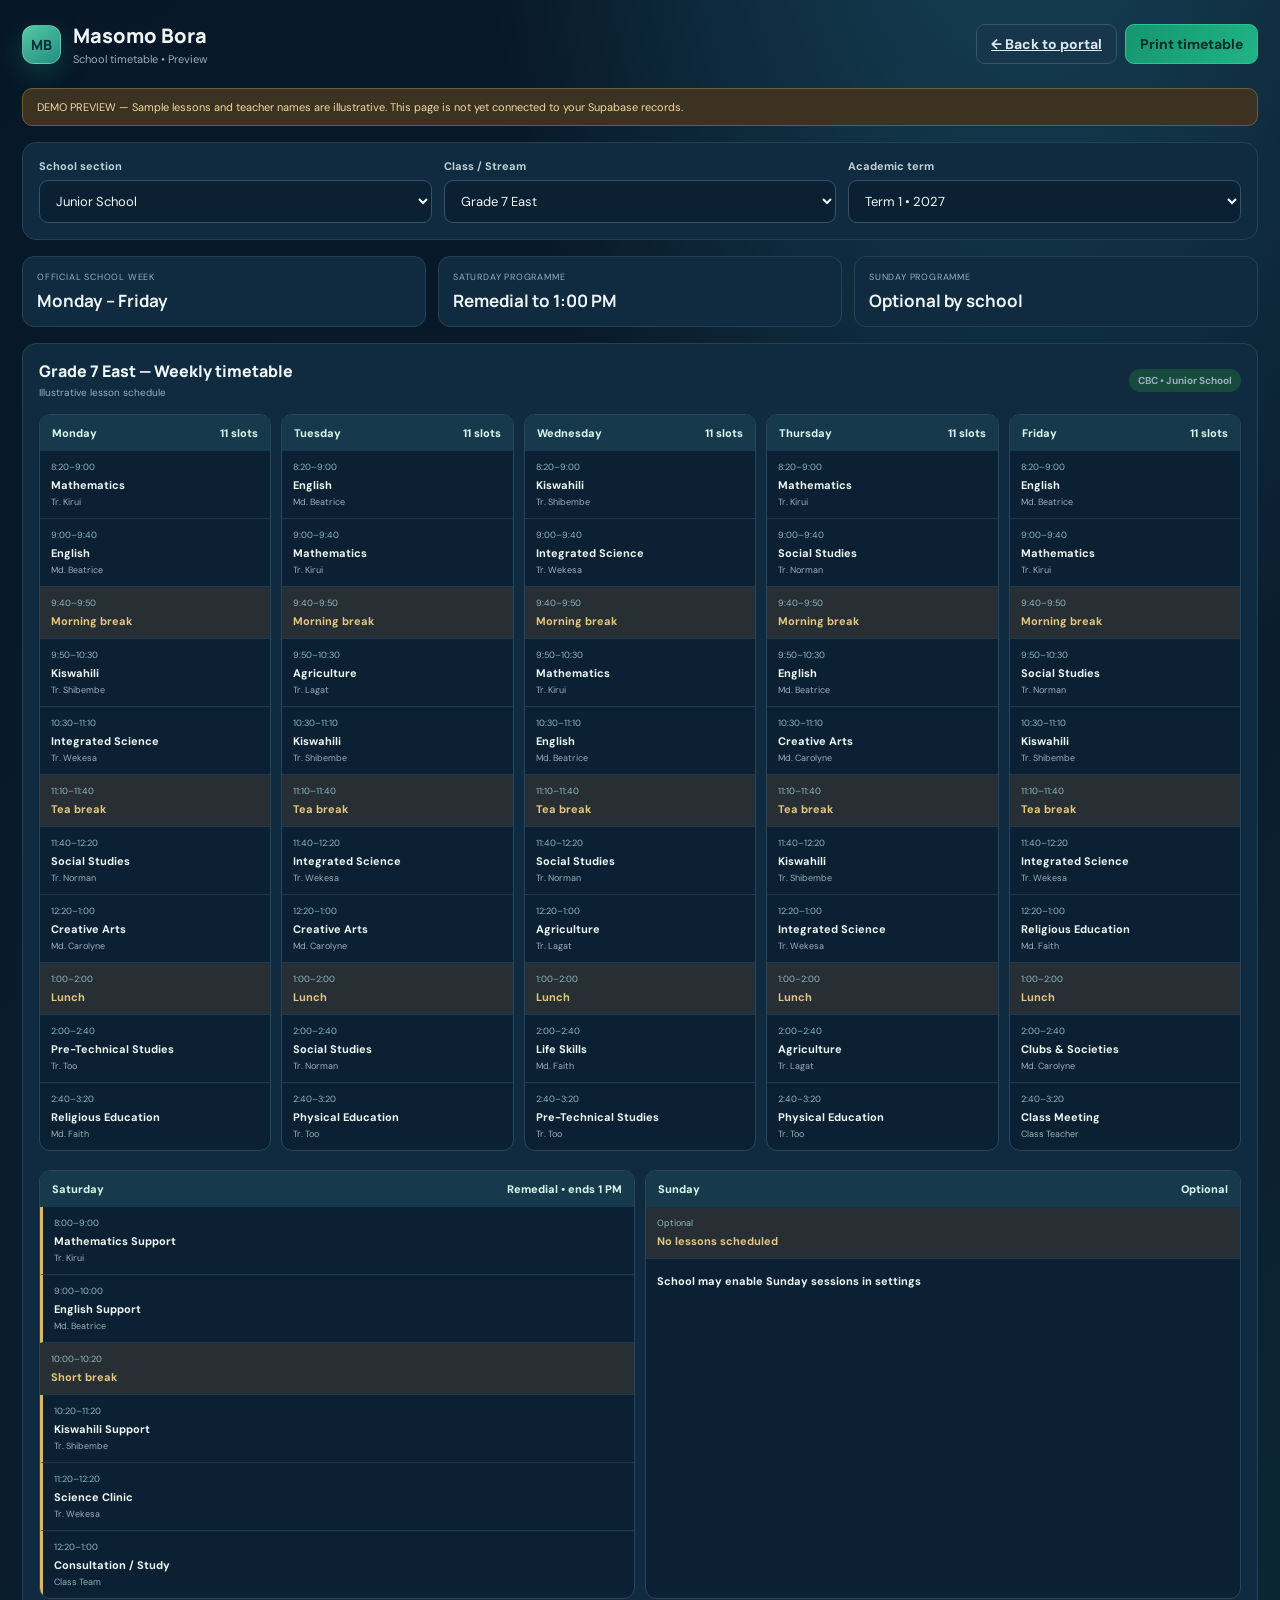
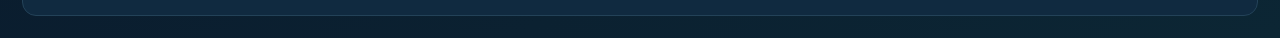
<file: timetable-preview.html>
<!doctype html>
<html lang="en">
<head>
<meta charset="utf-8">
<meta name="viewport" content="width=device-width,initial-scale=1">
<title>Timetable Preview | Masomo Bora</title>
<meta name="theme-color" content="#081a2d">
<link rel="stylesheet" href="./style.css">
<style>
.preview-wrap{max-width:1400px;margin:auto;padding:22px}
.preview-top{display:flex;align-items:center;justify-content:space-between;gap:14px;margin-bottom:22px}
.preview-brand{display:flex;align-items:center;gap:12px}
.preview-brand h1{font:800 20px Manrope,sans-serif;margin:0}
.preview-brand p{margin:3px 0 0;color:var(--muted);font-size:11px}
.preview-actions{display:flex;gap:8px;flex-wrap:wrap}
.demo-note{padding:11px 14px;border:1px solid #705c32;background:#3b3222;color:#f0d99d;border-radius:10px;font-size:11px;margin-bottom:16px}
.filters{display:grid;grid-template-columns:repeat(3,minmax(0,1fr));gap:12px;padding:16px;background:#102a40;border:1px solid var(--line);border-radius:14px;margin-bottom:16px}
.summary{display:grid;grid-template-columns:repeat(3,minmax(0,1fr));gap:12px;margin-bottom:16px}
.summary>div{padding:14px;border:1px solid var(--line);background:#102a40;border-radius:12px}
.summary small{display:block;color:var(--muted);font-size:9px;text-transform:uppercase;letter-spacing:.8px}
.summary b{display:block;margin-top:6px;font:700 17px Manrope,sans-serif}
.timetable-panel{padding:16px;background:#102a40;border:1px solid var(--line);border-radius:14px}
.timetable-head{display:flex;justify-content:space-between;align-items:center;gap:10px;margin-bottom:14px}
.timetable-head h2{font:800 16px Manrope,sans-serif;margin:0}
.timetable-head span{color:var(--muted);font-size:10px}
.week-grid{display:grid;grid-template-columns:repeat(5,minmax(150px,1fr));gap:10px;overflow-x:auto;padding-bottom:5px}
.day-card{background:#0b2032;border:1px solid #28475c;border-radius:11px;overflow:hidden;min-width:150px}
.day-title{padding:11px 12px;background:#163a4c;color:#d9f4e8;font-weight:800;font-size:11px;display:flex;justify-content:space-between}
.lesson{padding:10px 11px;border-bottom:1px solid #1d3b50}
.lesson:last-child{border-bottom:0}
.lesson time{display:block;color:#8db8c4;font-size:9px;margin-bottom:5px}
.lesson b{display:block;font-size:11px;color:#edf7f4}
.lesson small{display:block;color:#9aafbd;font-size:9px;margin-top:4px}
.lesson.break{background:#282f34}
.lesson.break b{color:#e4c77f}
.lesson.remedial{border-left:3px solid #d9b76b}
.weekend{margin-top:14px;display:grid;grid-template-columns:1fr 1fr;gap:10px}
.weekend .day-card{min-width:0}
.optional{color:#e4c77f;font-size:9px}
@media(max-width:700px){.preview-wrap{padding:14px}.preview-top{align-items:flex-start;flex-direction:column}.filters{grid-template-columns:1fr}.summary{grid-template-columns:1fr 1fr}.week-grid{grid-template-columns:repeat(5,180px)}.weekend{grid-template-columns:1fr}.timetable-head{align-items:flex-start;flex-direction:column}}
@media print{body{background:#fff;color:#111}.preview-wrap{max-width:none;padding:0}.sidebar,.preview-actions,.filters,.demo-note{display:none!important}.timetable-panel,.day-card,.summary>div{background:#fff;color:#111;border:1px solid #bbb;box-shadow:none}.day-title{background:#e8efed;color:#111}.lesson b,.timetable-head h2,.summary b{color:#111}.lesson small,.lesson time,.summary small{color:#444}.week-grid{overflow:visible;grid-template-columns:repeat(5,1fr)}.weekend{break-inside:avoid}.lesson.break{background:#f2f2f2}}
</style>
</head>
<body>
<div class="preview-wrap">
  <header class="preview-top">
    <div class="preview-brand"><div class="brand-mark small">MB</div><div><h1>Masomo Bora</h1><p>School timetable • Preview</p></div></div>
    <div class="preview-actions"><a class="btn" href="./index.html">← Back to portal</a><button class="btn primary" onclick="window.print()">Print timetable</button></div>
  </header>
  <div class="demo-note">DEMO PREVIEW — Sample lessons and teacher names are illustrative. This page is not yet connected to your Supabase records.</div>
  <section class="filters">
    <label>School section<select id="section"><option>Primary School</option><option selected>Junior School</option><option>Senior School</option></select></label>
    <label>Class / Stream<select id="class"><option>Grade 7 East</option><option>Grade 7 West</option><option>Grade 8</option><option>Grade 9</option><option>Grade 10</option></select></label>
    <label>Academic term<select id="term"><option>Term 1 • 2027</option><option>Term 2 • 2027</option><option>Term 3 • 2027</option></select></label>
  </section>
  <section class="summary">
    <div><small>Official school week</small><b>Monday – Friday</b></div>
    <div><small>Saturday programme</small><b>Remedial to 1:00 PM</b></div>
    <div><small>Sunday programme</small><b>Optional by school</b></div>
  </section>
  <section class="timetable-panel">
    <div class="timetable-head"><div><h2 id="heading">Grade 7 East — Weekly timetable</h2><span>Illustrative lesson schedule</span></div><span class="badge">CBC • Junior School</span></div>
    <div class="week-grid" id="weekGrid"></div>
    <div class="weekend" id="weekendGrid"></div>
  </section>
</div>
<script>
const base={
Monday:[['8:20–9:00','Mathematics','Tr. Kirui',''],['9:00–9:40','English','Md. Beatrice',''],['9:40–9:50','Morning break','','break'],['9:50–10:30','Kiswahili','Tr. Shibembe',''],['10:30–11:10','Integrated Science','Tr. Wekesa',''],['11:10–11:40','Tea break','','break'],['11:40–12:20','Social Studies','Tr. Norman',''],['12:20–1:00','Creative Arts','Md. Carolyne',''],['1:00–2:00','Lunch','','break'],['2:00–2:40','Pre-Technical Studies','Tr. Too',''],['2:40–3:20','Religious Education','Md. Faith','']],
Tuesday:[['8:20–9:00','English','Md. Beatrice',''],['9:00–9:40','Mathematics','Tr. Kirui',''],['9:40–9:50','Morning break','','break'],['9:50–10:30','Agriculture','Tr. Lagat',''],['10:30–11:10','Kiswahili','Tr. Shibembe',''],['11:10–11:40','Tea break','','break'],['11:40–12:20','Integrated Science','Tr. Wekesa',''],['12:20–1:00','Creative Arts','Md. Carolyne',''],['1:00–2:00','Lunch','','break'],['2:00–2:40','Social Studies','Tr. Norman',''],['2:40–3:20','Physical Education','Tr. Too','']],
Wednesday:[['8:20–9:00','Kiswahili','Tr. Shibembe',''],['9:00–9:40','Integrated Science','Tr. Wekesa',''],['9:40–9:50','Morning break','','break'],['9:50–10:30','Mathematics','Tr. Kirui',''],['10:30–11:10','English','Md. Beatrice',''],['11:10–11:40','Tea break','','break'],['11:40–12:20','Social Studies','Tr. Norman',''],['12:20–1:00','Agriculture','Tr. Lagat',''],['1:00–2:00','Lunch','','break'],['2:00–2:40','Life Skills','Md. Faith',''],['2:40–3:20','Pre-Technical Studies','Tr. Too','']],
Thursday:[['8:20–9:00','Mathematics','Tr. Kirui',''],['9:00–9:40','Social Studies','Tr. Norman',''],['9:40–9:50','Morning break','','break'],['9:50–10:30','English','Md. Beatrice',''],['10:30–11:10','Creative Arts','Md. Carolyne',''],['11:10–11:40','Tea break','','break'],['11:40–12:20','Kiswahili','Tr. Shibembe',''],['12:20–1:00','Integrated Science','Tr. Wekesa',''],['1:00–2:00','Lunch','','break'],['2:00–2:40','Agriculture','Tr. Lagat',''],['2:40–3:20','Physical Education','Tr. Too','']],
Friday:[['8:20–9:00','English','Md. Beatrice',''],['9:00–9:40','Mathematics','Tr. Kirui',''],['9:40–9:50','Morning break','','break'],['9:50–10:30','Social Studies','Tr. Norman',''],['10:30–11:10','Kiswahili','Tr. Shibembe',''],['11:10–11:40','Tea break','','break'],['11:40–12:20','Integrated Science','Tr. Wekesa',''],['12:20–1:00','Religious Education','Md. Faith',''],['1:00–2:00','Lunch','','break'],['2:00–2:40','Clubs & Societies','Md. Carolyne',''],['2:40–3:20','Class Meeting','Class Teacher','']]
};
const weekend={
Saturday:[['8:00–9:00','Mathematics Support','Tr. Kirui','remedial'],['9:00–10:00','English Support','Md. Beatrice','remedial'],['10:00–10:20','Short break','','break'],['10:20–11:20','Kiswahili Support','Tr. Shibembe','remedial'],['11:20–12:20','Science Clinic','Tr. Wekesa','remedial'],['12:20–1:00','Consultation / Study','Class Team','remedial']],
Sunday:[['Optional','No lessons scheduled','','break'],['','School may enable Sunday sessions in settings','','']]
};
function render(){const cls=document.getElementById('class').value;document.getElementById('heading').textContent=cls+' — Weekly timetable';document.getElementById('weekGrid').innerHTML=Object.entries(base).map(([day,items])=>'<div class="day-card"><div class="day-title">'+day+' <span>'+items.length+' slots</span></div>'+items.map(([time,subject,teacher,type])=>'<div class="lesson '+type+'"><time>'+time+'</time><b>'+subject+'</b>'+(teacher?'<small>'+teacher+'</small>':'')+'</div>').join('')+'</div>').join('');document.getElementById('weekendGrid').innerHTML=Object.entries(weekend).map(([day,items])=>'<div class="day-card"><div class="day-title">'+day+' <span>'+(day==='Saturday'?'Remedial • ends 1 PM':'Optional')+'</span></div>'+items.map(([time,subject,teacher,type])=>'<div class="lesson '+type+'"><time>'+time+'</time><b>'+subject+'</b>'+(teacher?'<small>'+teacher+'</small>':'')+'</div>').join('')+'</div>').join('');}
document.getElementById('class').addEventListener('change',render);document.getElementById('section').addEventListener('change',e=>{const c=document.getElementById('class');c.innerHTML=e.target.value==='Primary School'?'<option>Grade 4</option><option>Grade 5</option><option>Grade 6</option>':e.target.value==='Senior School'?'<option>Grade 10</option><option>Grade 11</option><option>Grade 12</option>':'<option>Grade 7 East</option><option>Grade 7 West</option><option>Grade 8</option><option>Grade 9</option>';render();});render();
</script>
</body>
</html>
</file>
<file: style.css>
@import url('https://fonts.googleapis.com/css2?family=DM+Sans:wght@400;500;600;700;800&family=Manrope:wght@500;600;700;800&display=swap');
:root{color-scheme:dark;--navy:#071727;--navy2:#0b2035;--panel:#102940;--panel2:#132f47;--green:#18a879;--green2:#28c391;--gold:#d9b76b;--ink:#edf5f5;--muted:#9aafbd;--line:#234258;--blue:#2b8bba;--cyan:#42b8c6;--danger:#ef7777;--shadow:0 14px 34px #020b1470}
*{box-sizing:border-box}
html{min-height:100%;background:var(--navy)}
body{margin:0;background:radial-gradient(ellipse at 80% -15%,#17465a 0,transparent 38%),linear-gradient(145deg,#071727,#0a1c2e 58%,#0c2634);color:var(--ink);font-family:'DM Sans',Arial,sans-serif;font-size:14px;min-height:100vh}
.hidden{display:none!important}
button,input,select,textarea{font:inherit}
button{cursor:pointer}
.shell{min-height:100vh;display:flex}
.sidebar{width:258px;background:linear-gradient(180deg,#0c2236,#091a2b);border-right:1px solid #1e3a50;padding:22px 14px 16px;display:flex;flex-direction:column;position:fixed;inset:0 auto 0 0;overflow:auto;z-index:5;box-shadow:12px 0 35px #020b1433}
.brand{display:flex;align-items:center;gap:11px;padding:0 8px 23px;color:#f3f8f7;font-family:Manrope,sans-serif;font-size:17px}
.brand small{display:block;color:#91a9b8;font:500 11px 'DM Sans';margin-top:3px;letter-spacing:.3px}
.brand-mark{width:54px;height:54px;border-radius:17px;background:linear-gradient(145deg,var(--green2),#087b70 58%,#d2ae65);display:grid;place-items:center;color:#062335;font:800 20px Manrope,sans-serif;box-shadow:0 9px 25px #13a77b42;border:1px solid #b8e4cb55}
.brand-mark.small{width:39px;height:39px;border-radius:12px;font-size:14px}
.school-pill{background:#143b43;color:#c8f3e1;border:1px solid #236052;border-radius:11px;padding:12px;font-weight:700;font-size:11px;margin:0 4px 17px;display:flex;gap:9px;align-items:center}
.school-pill span{line-height:1.4}
nav{display:grid;gap:5px}
.nav{width:100%;border:1px solid transparent;background:transparent;text-align:left;padding:11px 12px;border-radius:10px;color:#a9bdc9;display:flex;gap:12px;align-items:center;font:600 12px 'DM Sans';transition:background .18s,border-color .18s,color .18s}
.nav-ico{width:22px;min-width:22px;text-align:center;color:#80a5b5;font-size:17px}
.nav:hover{background:#142f43;color:#fff}
.nav.active{background:linear-gradient(100deg,#174c4a,#16384b);border-color:#28675c;color:#eafff5;box-shadow:inset 3px 0 var(--green2)}
.nav.active .nav-ico{color:#65e0b2}
.logout{margin-top:auto;border:1px solid #573c43;background:#2b202b;color:#f2b7ad;padding:12px;border-radius:10px;font-weight:700;text-align:left}
.logout:hover{background:#402a32}
.main{margin-left:258px;width:calc(100% - 258px);min-height:100vh;display:flex;flex-direction:column}
.topbar{background:#0d2235eF;border-bottom:1px solid var(--line);padding:20px 30px;display:flex;justify-content:space-between;align-items:center;gap:14px;position:sticky;top:0;z-index:3;backdrop-filter:blur(16px)}
.eyebrow{font-size:9px;letter-spacing:2px;color:var(--gold);font-weight:800}
.topbar h2{font:800 22px Manrope,sans-serif;margin:6px 0 0;color:#f3f8f7}
.profile{display:flex;align-items:center;gap:9px;font-weight:700;color:#e7f0f2}
.profile small{background:#164b3f;color:#91f0c5;padding:5px 9px;border-radius:20px;font-size:9px;letter-spacing:.7px}
.avatar{width:36px;height:36px;border-radius:12px;background:linear-gradient(145deg,#d9b76b,#9e7b3c);color:#13283a;display:grid;place-items:center;font-weight:800}
.content{padding:27px 30px;flex:1;max-width:1600px;width:100%;margin:auto}
.section-head{display:flex;justify-content:space-between;align-items:center;gap:14px;margin:4px 0 18px}
.section-head h3{margin:0;font:800 17px Manrope,sans-serif;color:#f2f7f5}
.section-head p{color:var(--muted);margin:5px 0 0;font-size:12px}
.stats{display:grid;grid-template-columns:repeat(4,1fr);gap:15px;margin-bottom:26px}
.stat{border:1px solid #ffffff16;border-radius:15px;padding:19px;color:#f4fbfa;box-shadow:var(--shadow);position:relative;overflow:hidden;min-height:116px}
.stat:after{content:'';position:absolute;width:100px;height:100px;border:1px solid #ffffff20;border-radius:50%;right:-30px;top:-35px;box-shadow:0 0 0 14px #ffffff08,0 0 0 29px #ffffff05}
.stat span{font-size:10px;letter-spacing:1px;opacity:.9;font-weight:800}
.stat strong{display:block;font:800 29px Manrope,sans-serif;margin-top:12px}
.blue{background:linear-gradient(135deg,#174b70,#176b87)}
.green{background:linear-gradient(135deg,#126449,#16866b)}
.cyan{background:linear-gradient(135deg,#15566a,#17899a)}
.gold{background:linear-gradient(135deg,#735c32,#a18042)}
.panel-grid{display:grid;grid-template-columns:repeat(2,minmax(0,1fr));gap:17px}
.panel,.tile,.table-wrap{background:linear-gradient(145deg,#102a40,#0e2539);border:1px solid var(--line);border-radius:14px;box-shadow:0 8px 25px #020b1433}
.panel{padding:20px}
.panel h3{margin:0 0 15px;font:700 14px Manrope,sans-serif;color:#edf7f4}
.panel p{color:#c5d4dc;line-height:1.55}
.quick-grid{display:grid;grid-template-columns:repeat(4,minmax(0,1fr));gap:13px}
.tile{padding:18px;text-align:left;border-top:2px solid var(--green);color:var(--ink);transition:transform .18s,border-color .18s,background .18s;min-height:125px}
.tile:hover{transform:translateY(-3px);border-color:var(--gold);background:linear-gradient(145deg,#17384d,#112b40)}
.tile .ico{font-size:24px;color:var(--gold)}
.tile b{display:block;margin:10px 0 5px;font:700 12px Manrope,sans-serif}
.tile small{color:var(--muted);font-size:10px;line-height:1.4}
.btn{border:1px solid #34556b;border-radius:9px;padding:10px 14px;font-weight:700;cursor:pointer;background:#17354b;color:#dce9ed}
.btn:hover{filter:brightness(1.14)}
.btn.primary{background:linear-gradient(120deg,#15966f,#20b486);border-color:#2cc495;color:#032b25}
.btn.green{background:#176b51;border-color:#2a9672;color:#eafff4}
.btn.danger{background:#42272e;border-color:#75414b;color:#ffc1b7}
.btn.gold{background:#4b402c;border-color:#907344;color:#f4d99a}
.btn.small{padding:7px 10px;font-size:11px}
.toolbar{display:flex;gap:9px;flex-wrap:wrap}
.table-wrap{overflow:auto}
table{width:100%;border-collapse:collapse;min-width:650px}
th,td{text-align:left;padding:13px 15px;border-bottom:1px solid #203d52;font-size:12px;color:#d4e0e5}
th{background:#173449;color:#b4c9d2;font-size:9px;text-transform:uppercase;letter-spacing:.8px}
tr:last-child td{border-bottom:0}
tbody tr:hover{background:#17334866}
.empty{text-align:center;color:#91a9b8;padding:32px}
.form-grid{display:grid;grid-template-columns:repeat(2,minmax(0,1fr));gap:13px}
label{display:grid;gap:7px;font-size:11px;font-weight:700;color:#bfd0d8}
input,select,textarea{width:100%;border:1px solid #345268;border-radius:9px;padding:11px 12px;font:13px 'DM Sans';color:#eff7f7;background:#0b2032;outline:none}
input::placeholder,textarea::placeholder{color:#718c9c}
input:focus,select:focus,textarea:focus{border-color:var(--green2);box-shadow:0 0 0 3px #18a87920}
.form-card{padding:20px;background:linear-gradient(145deg,#112c42,#0d2337);border:1px solid var(--line);border-radius:14px;margin-bottom:18px;box-shadow:var(--shadow)}
.form-card h3{margin:0 0 16px;font:700 14px Manrope,sans-serif;color:#f0f7f5}
.form-actions{display:flex;gap:9px;margin-top:15px}
.muted{color:var(--muted)}
.badge{display:inline-block;border-radius:30px;padding:5px 9px;background:#164b3d;color:#9aefc8;font-size:10px;font-weight:700}
.badge.warn{background:#51432b;color:#f1d28d}
.badge.red{background:#4a2a32;color:#ffb9b0}
.login-wrap{min-height:100vh;display:grid;place-items:center;background:radial-gradient(circle at 18% 12%,#17644f88,transparent 32%),radial-gradient(circle at 90% 85%,#9a793c35,transparent 30%),linear-gradient(135deg,#061523,#0b2639 60%,#0b3a3a);padding:22px}
.login-card{background:linear-gradient(150deg,#112d42f5,#0c2235f5);border:1px solid #42607588;border-radius:23px;padding:35px;width:min(430px,100%);box-shadow:0 28px 90px #0008;position:relative;overflow:hidden}
.login-card:before{content:'';position:absolute;left:0;top:0;height:3px;width:100%;background:linear-gradient(90deg,var(--green2),var(--gold),var(--green2))}
.login-card .brand-mark{margin:0 auto 17px;width:60px;height:60px;font-size:21px}
.login-kicker{text-align:center;color:var(--gold);font-size:9px;font-weight:800;letter-spacing:2px}
.login-card h1{text-align:center;color:#f3f8f6;font:800 27px Manrope,sans-serif;margin:9px 0 5px}
.login-card>.muted{text-align:center;font-size:12px;margin:0 0 25px;color:#a9bdc9}
.login-card form{display:grid;gap:15px}
.login-card .wide{width:100%;padding:13px 15px;display:flex;justify-content:space-between;align-items:center;font-weight:800}
.hint{background:#172f40;border:1px solid #29485b;border-radius:9px;padding:10px;font-size:10px;color:#9fb4c0;line-height:1.5}
.error{color:#ffaaa0;font-size:12px;margin-top:9px}
.login-foot{text-align:center;border-top:1px solid #294458;margin-top:22px;padding-top:15px;color:#718e9d;font-size:8px;letter-spacing:1.1px}
.toast{position:fixed;bottom:24px;right:24px;background:#123b3a;color:#eafff4;border:1px solid #267b65;padding:13px 18px;border-radius:10px;box-shadow:var(--shadow);opacity:0;transform:translateY(10px);transition:.2s;z-index:10}
.toast.show{opacity:1;transform:translateY(0)}
footer{padding:16px 30px;color:#829baa;font-size:10px;border-top:1px solid var(--line);display:flex;justify-content:space-between;gap:10px}
@media(max-width:1100px){.quick-grid{grid-template-columns:repeat(2,1fr)}.stats{grid-template-columns:repeat(2,1fr)}}
@media(max-width:720px){
 .sidebar{width:100%;height:68px;inset:auto 0 0;padding:5px 7px;background:#081a2bed;border-top:1px solid #315064;border-right:0;box-shadow:0 -8px 25px #020b1466;overflow:visible}
 .brand,.school-pill,.logout{display:none}
 nav{display:flex;gap:5px;overflow-x:auto;overflow-y:hidden;height:100%;align-items:center;scrollbar-width:none}
 nav::-webkit-scrollbar{display:none}
 .nav{width:auto;min-width:54px;height:54px;flex:0 0 auto;display:flex;flex-direction:column;justify-content:center;gap:2px;padding:5px 7px;border-radius:9px;font-size:9px}
 .nav span:not(.nav-ico){display:block;white-space:nowrap;font-size:8px}
 .nav-ico{font-size:17px;line-height:20px}
 .main{margin-left:0;width:100%;padding-bottom:68px}
 .topbar{padding:15px 16px;position:relative}
 .eyebrow{font-size:8px;letter-spacing:1.3px}
 .topbar h2{font-size:16px}
 .profile{font-size:0;gap:5px}
 .profile small{font-size:7px}
 .avatar{width:31px;height:31px}
 .content{padding:17px 13px}
 .stats{gap:9px}
 .stat{padding:14px;min-height:99px}
 .stat span{font-size:8px}
 .stat strong{font-size:23px}
 .panel-grid{grid-template-columns:1fr}
 .quick-grid{grid-template-columns:repeat(2,minmax(0,1fr));gap:9px}
 .tile{padding:14px;min-height:116px}
 .form-grid{grid-template-columns:1fr}
 .section-head{align-items:flex-start;flex-direction:column}
 footer{padding:13px;display:block;line-height:1.6}
 footer span{display:block}
 .toast{left:12px;right:12px;bottom:80px}
}
@media(max-width:380px){.nav{min-width:49px;padding-inline:5px}.nav span:not(.nav-ico){font-size:7px}.content{padding-inline:10px}.stat strong{font-size:21px}}


/* Responsive left navigation and selectable appearance themes */
.topbar-heading,.topbar-actions{display:flex;align-items:center;gap:14px}
.topbar-actions{gap:18px}
.theme-control{display:flex;align-items:center;gap:8px;color:var(--muted);font-size:10px;white-space:nowrap}
.theme-control select{width:auto;min-width:132px;padding:8px 28px 8px 10px;font-size:11px;background:var(--panel);color:var(--ink);border-color:var(--line)}
.menu-toggle{display:none;border:1px solid var(--line);background:var(--panel);color:var(--ink);border-radius:9px;width:38px;height:38px;font-size:18px}
.sidebar-backdrop{display:none}
html[data-theme="light"]{color-scheme:light;--navy:#f2f6f8;--navy2:#eaf0f4;--panel:#ffffff;--panel2:#f5f8fa;--ink:#172b3b;--muted:#607585;--line:#d5e0e7;--shadow:0 10px 28px #18364b12}
html[data-theme="light"] body{background:linear-gradient(145deg,#f4f8fa,#eaf1f5 58%,#f5f8fa);color:var(--ink)}
html[data-theme="light"] .sidebar{background:linear-gradient(180deg,#ffffff,#f1f6f8);border-color:#d5e0e7;box-shadow:8px 0 28px #19364b12}
html[data-theme="light"] .brand{color:#173044}
html[data-theme="light"] .brand small{color:#647b8b}
html[data-theme="light"] .school-pill{background:#e4f4ee;color:#17664f;border-color:#b9e0d0}
html[data-theme="light"] .nav{color:#526b7b}
html[data-theme="light"] .nav-ico{color:#547b8d}
html[data-theme="light"] .nav:hover{background:#e8f0f4;color:#163349}
html[data-theme="light"] .nav.active{background:#e0f4ed;border-color:#b6e3d1;color:#125b48}
html[data-theme="light"] .nav.active .nav-ico{color:#138765}
html[data-theme="light"] .logout{background:#fff0ef;color:#a43e3a;border-color:#efceca}
html[data-theme="light"] .topbar{background:#ffffffed;border-color:#d5e0e7}
html[data-theme="light"] .topbar h2,html[data-theme="light"] .section-head h3,html[data-theme="light"] .panel h3{color:#173044}
html[data-theme="light"] .profile{color:#263f50}
html[data-theme="light"] .profile small{background:#e1f5eb;color:#18724f}
html[data-theme="light"] .panel,html[data-theme="light"] .tile,html[data-theme="light"] .table-wrap,html[data-theme="light"] .form-card{background:#fff;border-color:#d8e3e9;box-shadow:0 8px 24px #19364b0b}
html[data-theme="light"] .panel p,html[data-theme="light"] td{color:#405a6a}
html[data-theme="light"] .tile{color:#173044}
html[data-theme="light"] .tile:hover{background:#f4faf8}
html[data-theme="light"] th{background:#edf3f6;color:#4b6474}
html[data-theme="light"] td,html[data-theme="light"] th{border-color:#e0e8ed}
html[data-theme="light"] input,html[data-theme="light"] select,html[data-theme="light"] textarea{background:#fff;color:#173044;border-color:#cbd9e1}
html[data-theme="light"] .btn{background:#edf4f7;color:#244354;border-color:#cbd9e1}
html[data-theme="light"] .btn.primary{background:#dff5eb;color:#126448;border-color:#a9dfc8}
html[data-theme="light"] footer{color:#647b8b;border-color:#d5e0e7}
html[data-theme="light"] .theme-control select{background:#fff;color:#173044}
@media(max-width:720px){
  .sidebar{width:280px;max-width:84vw;height:100dvh;inset:0 auto 0 0;padding:18px 13px 15px;transform:translateX(-105%);transition:transform .24s ease;display:flex;overflow-y:auto;border-top:0;border-right:1px solid var(--line);box-shadow:12px 0 35px #020b1466}
  .sidebar.sidebar-open{transform:translateX(0)}
  .brand{display:flex;padding-bottom:20px}
  .school-pill{display:flex}
  .logout{display:block;margin-top:auto}
  nav{display:grid;gap:5px;height:auto;overflow:visible}
  .nav{width:100%;min-width:0;height:auto;flex:initial;flex-direction:row;justify-content:flex-start;gap:12px;padding:11px 12px;font-size:12px}
  .nav span:not(.nav-ico){display:block;white-space:normal;font-size:12px}
  .nav-ico{font-size:17px;line-height:normal}
  .main{margin-left:0;width:100%;padding-bottom:0}
  .topbar{padding:13px 14px;position:sticky}
  .topbar-heading{gap:9px}
  .topbar-actions{gap:8px}
  .menu-toggle{display:block;flex:0 0 36px;width:36px;height:36px}
  .theme-control{font-size:0;gap:0}
  .theme-control select{min-width:112px;max-width:122px;font-size:10px;padding:8px 5px}
  .sidebar-backdrop.show{display:block;position:fixed;inset:0;background:#020b1480;z-index:4;border:0}
  .profile{display:none}
}
@media(max-width:390px){
  .theme-control select{min-width:102px;max-width:108px}
  .eyebrow{font-size:7px;letter-spacing:1px}
  .topbar h2{font-size:14px}
}


/* Final responsive refinements: desktop, tablet and phone */
html,body{width:100%;overflow-x:hidden}
.shell,.main,.content{min-width:0}
@media (min-width:721px) and (max-width:1024px){
  .sidebar{width:224px;padding:18px 11px 14px}
  .main{margin-left:224px;width:calc(100% - 224px)}
  .topbar{padding:17px 20px}
  .content{padding:22px 19px}
  .quick-grid{grid-template-columns:repeat(2,minmax(0,1fr))}
  .stats{grid-template-columns:repeat(2,minmax(0,1fr))}
  .panel-grid{grid-template-columns:1fr}
  footer{padding-inline:20px}
}
@media(max-width:720px){
  .topbar{flex-wrap:wrap;align-items:center;gap:10px}
  .topbar-heading{width:100%;min-width:0}
  .topbar-heading>div{min-width:0}
  .topbar h2{overflow-wrap:anywhere;line-height:1.25}
  .topbar-actions{width:100%;justify-content:flex-end;min-width:0}
  .theme-control select{width:auto;max-width:min(55vw,190px)}
  .content{min-width:0}
  .stats{grid-template-columns:repeat(2,minmax(0,1fr))}
  .panel-grid,.form-grid{grid-template-columns:minmax(0,1fr)}
  .quick-grid{grid-template-columns:repeat(2,minmax(0,1fr))}
  .table-wrap{max-width:100%;overscroll-behavior-x:contain}
  .form-actions,.toolbar{flex-wrap:wrap}
  .form-actions .btn,.toolbar .btn{max-width:100%}
  .sidebar{overscroll-behavior:contain}
}
@media(max-width:360px){
  .topbar{padding:12px 11px}
  .content{padding:14px 9px}
  .theme-control select{max-width:58vw;min-width:0}
  .stats{gap:7px}
  .stat{padding:11px;min-width:0}
  .stat strong{font-size:19px;overflow-wrap:anywhere}
  .quick-grid{gap:7px}
  .tile{padding:11px;min-width:0}
  .tile b,.tile small{overflow-wrap:anywhere}
}


/* Header layout: appearance at the left, administrator profile at the right */
.topbar{justify-content:flex-start}
.topbar-heading{flex:1;min-width:0;flex-wrap:wrap}
.topbar-heading-tools{display:flex;align-items:center;margin-left:4px}
.topbar-actions{margin-left:auto;flex:0 0 auto}
.profile-menu{position:relative}
.profile-menu>summary{list-style:none;cursor:pointer}
.profile-menu>summary::-webkit-details-marker{display:none}
.profile-chevron{font-size:15px;color:var(--muted);margin-left:1px}
.profile-dropdown{position:absolute;right:0;top:calc(100% + 12px);width:min(280px,calc(100vw - 28px));padding:16px;background:var(--panel);border:1px solid var(--line);border-radius:13px;box-shadow:var(--shadow);z-index:8}
.profile-dropdown-heading{font-size:10px;color:var(--muted);font-weight:700;text-transform:uppercase;letter-spacing:1px}
.profile-email{font-size:13px;font-weight:700;color:var(--ink);overflow-wrap:anywhere;margin-top:7px}
.profile-role{font-size:11px;color:var(--muted);margin-top:4px}
.profile-signout{width:100%;margin-top:14px;padding:10px 12px;text-align:left;border:1px solid #b85a55;background:#fff0ef;color:#a43e3a;border-radius:9px;font-weight:700}
html[data-theme="light"] .profile-dropdown{background:#fff}
@media(max-width:720px){
 .topbar{align-items:center}
 .topbar-heading{width:auto;flex:1}
 .topbar-heading-tools{margin-left:0}
 .topbar-actions{width:auto;margin-left:auto;justify-content:flex-end}
 .profile-name,.profile-menu #userRole{display:none}
 .profile{gap:5px}
 .profile-chevron{display:none}
 .theme-control{font-size:0;gap:0}
 .theme-control select{min-width:108px;max-width:122px;font-size:10px}
}
@media(max-width:390px){
 .topbar-heading{gap:7px}
 .topbar-heading-tools{max-width:42%}
 .theme-control select{min-width:0;max-width:100%;width:108px}
 .topbar h2{font-size:13px}
}


/* Fix: keep the profile visible on phones and keep appearance beside the heading */
@media(max-width:720px){
  .topbar{flex-wrap:nowrap;align-items:center}
  .topbar-heading{width:auto;flex:1 1 auto;min-width:0}
  .topbar-heading-tools{display:flex;flex:0 1 auto;max-width:none}
  .topbar-actions{display:flex;flex:0 0 auto;width:auto;margin-left:4px}
  .profile-menu>summary.profile{display:flex!important;align-items:center}
  .profile-name,.profile-menu #userRole{display:none}
  .profile .avatar{display:grid}
  .profile-chevron{display:none}
  .theme-control select{width:108px;min-width:0;max-width:32vw}
}
@media(max-width:390px){
  .topbar{gap:6px;padding-inline:9px}
  .topbar-heading{gap:6px}
  .topbar-heading-tools{margin-left:0}
  .theme-control select{width:96px;max-width:28vw;font-size:9px;padding-inline:4px}
  .menu-toggle{width:32px;height:34px;flex-basis:32px}
}


/* Mobile header: put appearance below the title on the left and profile at top right */
@media(max-width:720px){
  .topbar{
    display:grid!important;
    grid-template-columns:minmax(0,1fr) auto;
    grid-template-areas:"heading profile" "appearance profile";
    align-items:center;
    column-gap:10px;
    row-gap:7px;
    padding:12px 14px;
  }
  .topbar-heading{
    grid-area:heading;
    display:flex!important;
    width:auto!important;
    min-width:0;
    flex:initial!important;
    align-items:center;
  }
  .topbar-heading-tools{
    grid-area:appearance;
    display:flex!important;
    width:max-content;
    max-width:100%;
    margin:0!important;
    justify-self:start;
  }
  .topbar-actions{
    grid-area:profile;
    display:flex!important;
    width:auto!important;
    min-width:42px;
    margin:0!important;
    justify-self:end;
    align-self:center;
  }
  details.profile-menu{display:block!important;position:relative}
  details.profile-menu>summary.profile{
    display:flex!important;
    visibility:visible!important;
    opacity:1!important;
    align-items:center;
    justify-content:center;
    min-width:40px;
    min-height:40px;
    padding:3px;
    border:1px solid var(--line);
    border-radius:11px;
    background:var(--panel);
  }
  .profile-menu .avatar{display:grid!important;width:32px;height:32px}
  .profile-menu .profile-name,.profile-menu #userRole,.profile-menu .profile-chevron{display:none!important}
  .theme-control{font-size:10px!important;gap:7px!important}
  .theme-control select{width:132px!important;max-width:48vw!important;min-width:0!important}
}
@media(max-width:390px){
  .topbar{padding:10px 9px;column-gap:6px}
  .topbar-heading{gap:6px}
  .topbar h2{font-size:13px}
  .theme-control select{width:118px!important;max-width:45vw!important;font-size:9px}
}

/* My Profile page */
.profile-open{width:100%;margin-top:12px;padding:10px 12px;text-align:left;border:1px solid var(--line);background:var(--panel2);color:var(--ink);border-radius:9px;font-weight:700}
.profile-page-grid{display:grid;grid-template-columns:minmax(0,1.4fr) minmax(260px,1fr);gap:16px;align-items:start}
.profile-card-head{display:flex;align-items:center;gap:14px;margin-bottom:20px}
.profile-card-head h3{margin:0 0 5px}
.profile-card-head p{margin:0}
.profile-large-avatar{width:76px;height:76px;flex:0 0 76px;border-radius:22px;background:linear-gradient(145deg,#d9b76b,#15966f);display:grid;place-items:center;overflow:hidden;color:#082536;font-size:28px;font-weight:800}
.profile-large-avatar img{width:100%;height:100%;object-fit:cover}
.profile-page-grid input[readonly]{opacity:.75;cursor:not-allowed}
@media(max-width:720px){.profile-page-grid{grid-template-columns:minmax(0,1fr)}}


/* Masomo Bora refreshed dashboard and management interface */
:root{--brand-navy:#142d4e;--brand-teal:#218f83;--brand-mint:#e5f4ef;--brand-blue:#e8f1fc;--brand-violet:#f0ebfb;--brand-gold:#fff2df}
.dashboard-hero{display:flex;align-items:center;justify-content:space-between;gap:20px;padding:27px 30px;margin:0 0 25px;border-radius:20px;background:linear-gradient(115deg,#142d4e 0%,#1d4566 62%,#218f83 100%);color:#fff;box-shadow:0 15px 35px #142d4e26;overflow:hidden;position:relative}
.dashboard-hero:after{content:'';position:absolute;width:240px;height:240px;border:1px solid #ffffff20;border-radius:50%;right:70px;top:-135px;box-shadow:0 0 0 25px #ffffff08,0 0 0 52px #ffffff06}
.dashboard-hero>div:first-child{position:relative;z-index:1}
.dashboard-hero .hero-kicker{font-size:9px;letter-spacing:1.8px;font-weight:800;color:#bce9df}
.dashboard-hero h2{font:800 25px Manrope,sans-serif;margin:8px 0 6px;color:#fff}
.dashboard-hero p{margin:0;color:#d6e7f1;font-size:12px}
.hero-emblem{width:68px;height:68px;flex:0 0 68px;border:1px solid #ffffff55;border-radius:21px;background:#ffffff18;display:grid;place-items:center;color:#fff;font:800 22px Manrope;position:relative;z-index:1}
.dashboard-section-head{margin:0 0 14px}
.dashboard-section-head h3{font-size:16px}
.dashboard-grid{display:grid;grid-template-columns:repeat(4,minmax(0,1fr));gap:14px;margin-bottom:28px}
.module-card{min-width:0;min-height:176px;padding:18px;text-align:left;border:1px solid var(--line);border-radius:16px;background:var(--panel);color:var(--ink);display:flex;flex-direction:column;align-items:flex-start;box-shadow:0 8px 24px #142d4e0b;transition:transform .18s,box-shadow .18s,border-color .18s}
.module-card:hover{transform:translateY(-3px);box-shadow:0 14px 28px #142d4e18;border-color:#9bcfc3}
.module-icon{width:43px;height:43px;border-radius:13px;display:grid;place-items:center;font-size:22px;font-weight:800;margin-bottom:14px;background:var(--brand-blue);color:#2864a0}
.module-card.teal .module-icon{background:var(--brand-mint);color:#21806c}
.module-card.violet .module-icon{background:var(--brand-violet);color:#7046a8}
.module-card.gold .module-icon{background:var(--brand-gold);color:#a5631b}
.module-title{font:800 13px Manrope,sans-serif;margin-bottom:5px}
.module-desc{font-size:10px;line-height:1.45;color:var(--muted)}
.module-link{font-size:10px;font-weight:800;color:var(--brand-teal);margin-top:auto;padding-top:13px}
.coming-head{margin-top:4px}
.coming-grid{display:grid;grid-template-columns:repeat(3,minmax(0,1fr));gap:11px}
.coming-card{display:flex;align-items:center;gap:11px;min-width:0;padding:13px;border:1px solid var(--line);border-radius:13px;background:var(--panel)}
.coming-icon{width:37px;height:37px;flex:0 0 37px;border-radius:11px;background:var(--panel2);display:grid;place-items:center;font-size:17px;color:var(--brand-teal);font-weight:800}
.coming-card>div{min-width:0;flex:1}
.coming-card b{display:block;font-size:11px;margin-bottom:4px}
.coming-card small{display:block;color:var(--muted);font-size:9px;line-height:1.4}
.coming-label{font-size:8px;white-space:nowrap;border-radius:20px;padding:5px 7px;background:var(--brand-blue);color:#2864a0;font-weight:800}
.dashboard-note{display:flex;align-items:center;gap:11px;margin-top:22px;padding:14px 16px;border-radius:13px;background:var(--brand-mint);color:#185f50}
.dashboard-note>span{font-size:22px}
.dashboard-note b,.dashboard-note small{display:block}
.dashboard-note b{font-size:11px}
.dashboard-note small{font-size:10px;margin-top:3px;color:#48786c}
.sidebar{background:linear-gradient(180deg,#142d4e,#10243e);border-right-color:#29425e}
.brand-mark.small{background:linear-gradient(145deg,#54c8a4,#218f83);color:#092f38}
.school-pill{background:#1c4056;border-color:#315c70;color:#d8f3e9}
.nav{border-radius:11px}
.nav.active{background:linear-gradient(100deg,#1d5a59,#1c4560);border-color:#32796f;box-shadow:inset 3px 0 #55d0aa}
.topbar{background:#fff;color:#173044;border-bottom-color:#dce5eb}
.topbar h2{color:#173044}
.eyebrow{color:#218f83}
.profile{color:#263f50}
.profile small{background:#e1f5eb;color:#18724f}
.avatar{background:linear-gradient(145deg,#bde8d8,#5eb99e);color:#123b3a}
@media(max-width:1100px){.dashboard-grid{grid-template-columns:repeat(2,minmax(0,1fr))}.coming-grid{grid-template-columns:repeat(2,minmax(0,1fr))}}
@media(max-width:720px){
 .dashboard-hero{padding:21px 19px;border-radius:16px;margin-bottom:21px}
 .dashboard-hero h2{font-size:20px}
 .hero-emblem{width:52px;height:52px;flex-basis:52px;border-radius:16px;font-size:18px}
 .dashboard-grid{grid-template-columns:repeat(2,minmax(0,1fr));gap:10px}
 .module-card{min-height:160px;padding:14px}
 .module-title{font-size:11px}
 .module-desc{font-size:9px}
 .coming-grid{grid-template-columns:1fr;gap:8px}
 .coming-card{padding:11px}
 .coming-label{font-size:7px}
}
@media(max-width:380px){.dashboard-grid{gap:8px}.module-card{padding:11px;min-height:155px}.module-icon{width:38px;height:38px}}
html[data-theme="light"] .dashboard-note{background:#e5f4ef;color:#185f50}
html[data-theme="dark"] .topbar{background:#102940;color:#edf5f5;border-bottom-color:#234258}
html[data-theme="dark"] .topbar h2{color:#f3f8f7}
html[data-theme="dark"] .profile{color:#e7f0f2}
html[data-theme="dark"] .profile small{background:#164b3f;color:#91f0c5}
html[data-theme="dark"] .dashboard-note{background:#173d39;color:#d7f6e9}
html[data-theme="dark"] .dashboard-note small{color:#a7d6c5}
html[data-theme="dark"] .coming-label{background:#203e59;color:#b9d9f4}

/* Analytics dashboard inspired by the supplied school-management references */
.analytics-welcome{display:flex;align-items:center;justify-content:space-between;gap:18px;padding:27px 30px;margin-bottom:24px;border-radius:17px;background:linear-gradient(110deg,#0f3555,#12677a 68%,#168d82);color:#fff;box-shadow:0 12px 30px #123c5620;overflow:hidden;position:relative}
.analytics-welcome:after{content:'';position:absolute;width:290px;height:290px;border:1px solid #ffffff25;border-radius:50%;right:85px;top:-185px;box-shadow:0 0 0 25px #ffffff0b,0 0 0 52px #ffffff08}
.analytics-welcome>div:first-child{position:relative;z-index:1}.analytics-kicker{font-size:9px;letter-spacing:1.7px;font-weight:800;color:#b8eee0}
.analytics-welcome h2{font:800 24px Manrope,sans-serif;color:#fff;margin:8px 0 5px}.analytics-welcome p{font-size:12px;color:#d7edf0;margin:0}
.welcome-mark{position:relative;z-index:1;width:65px;height:65px;border:1px solid #ffffff55;background:#ffffff18;border-radius:18px;display:grid;place-items:center;font:800 21px Manrope;color:#fff}
.analytics-section-title{display:flex;justify-content:space-between;align-items:center;gap:12px;margin:0 0 14px}
.analytics-section-title h3,.analytics-panel-heading h3{margin:0;font:800 15px Manrope,sans-serif;color:#243b50}
.analytics-section-title p,.analytics-panel-heading p{margin:4px 0 0;font-size:10px;color:#8496a5}
.live-indicator{font-size:9px;color:#25836f;font-weight:800;display:flex;align-items:center;gap:6px}.live-indicator i{width:7px;height:7px;border-radius:50%;background:#2ab98b;box-shadow:0 0 0 4px #2ab98b20}
.analytics-stats{display:grid;grid-template-columns:repeat(4,minmax(0,1fr));gap:13px;margin-bottom:18px}
.analytics-stat{min-width:0;display:flex;align-items:center;gap:13px;padding:16px 15px;background:var(--panel);border:1px solid var(--line);border-radius:13px;box-shadow:0 5px 18px #1b38500b}
.analytics-stat-icon{width:43px;height:43px;flex:0 0 43px;border-radius:13px;display:grid;place-items:center;font-size:21px;font-weight:800}
.analytics-stat-icon.aqua,.action-symbol.aqua{background:#e3f2fb;color:#2875a5}.analytics-stat-icon.mint,.action-symbol.mint{background:#e4f5ed;color:#238463}.analytics-stat-icon.violet,.action-symbol.violet{background:#f0eafd;color:#7654aa}.analytics-stat-icon.amber,.action-symbol.amber{background:#fff2df;color:#b47a27}
.analytics-stat small,.analytics-stat strong,.analytics-stat em{display:block}.analytics-stat small{font-size:9px;color:#8293a0;font-weight:700}.analytics-stat strong{font:800 22px Manrope,sans-serif;color:#203b51;margin:3px 0}.analytics-stat em{font-size:9px;font-style:normal;color:#93a2ac}
.analytics-layout{display:grid;grid-template-columns:minmax(0,1.7fr) minmax(250px,.9fr);gap:17px;align-items:start}.analytics-main-column,.analytics-side-column{display:grid;gap:16px;min-width:0}
.analytics-panel{background:var(--panel);border:1px solid var(--line);border-radius:14px;padding:18px;box-shadow:0 6px 20px #1b38500a;min-width:0}
.analytics-panel-heading{display:flex;align-items:flex-start;justify-content:space-between;gap:10px;margin-bottom:17px}.analytics-panel-heading h3{font-size:13px}.analytics-panel-heading p{font-size:9px}
.chart-tag{font-size:8px;color:#438e87;background:#e8f5f1;padding:5px 8px;border-radius:20px;font-weight:800}.panel-dots{font-size:14px;letter-spacing:2px;color:#91a3ae}
.weekly-chart{min-height:195px}.bar-chart{height:176px;display:grid;grid-template-columns:repeat(7,minmax(0,1fr));gap:12px;align-items:end;padding:4px 4px 0}
.bar-column{height:100%;display:flex;flex-direction:column;align-items:center;justify-content:flex-end;gap:7px;min-width:0}.bar-value{font-size:9px;font-weight:800;color:#567080}
.bar-track{height:128px;width:min(34px,75%);background:#edf2f5;border-radius:7px 7px 3px 3px;display:flex;align-items:flex-end;overflow:hidden}.bar-track span{display:block;width:100%;min-height:3px;background:linear-gradient(180deg,#35b99c,#287ba0);border-radius:6px 6px 2px 2px;transition:height .3s}
.bar-column small{font-size:9px;color:#80919c}.chart-footnote{display:flex;justify-content:space-between;align-items:center;border-top:1px solid var(--line);margin-top:13px;padding-top:11px;color:#8798a4;font-size:9px}
.chart-footnote span{display:flex;align-items:center;gap:6px}.legend-dot{width:7px;height:7px;border-radius:50%;background:#2eaa9a}.chart-footnote b{color:#3e6574}
.subject-chart{display:grid;gap:13px}.subject-bar-row>div:first-child{display:flex;justify-content:space-between;gap:12px;font-size:10px;color:#647988;margin-bottom:6px}.subject-bar-row b{color:#31536b}
.subject-bar-track{height:8px;border-radius:20px;background:#edf2f5;overflow:hidden}.subject-fill{height:100%;display:block;border-radius:20px;background:#2da991}.fill-1{background:#438cba}.fill-2{background:#8b70c4}.fill-3{background:#d2a04d}.fill-4{background:#4b9c9d}
.chart-empty,.chart-loading{padding:28px 12px;text-align:center;font-size:10px;color:#8b9ba6;background:#f7f9fa;border-radius:9px}
.snapshot-list{display:grid}.snapshot-row{display:flex;align-items:center;gap:9px;padding:12px 0;border-bottom:1px solid var(--line);font-size:10px;color:#687f8e}.snapshot-row:last-child{border-bottom:0}.snapshot-row b{margin-left:auto;color:#24485d;font:800 12px Manrope}
.snapshot-dot{width:8px;height:8px;border-radius:50%}.snapshot-dot.teal{background:#35a991}.snapshot-dot.blue{background:#478fbd}.snapshot-dot.violet{background:#9274c4}.snapshot-dot.amber{background:#d2a04d}
.analytics-action-list{display:grid}.analytics-action-list button{display:flex;align-items:center;gap:10px;text-align:left;border:0;border-bottom:1px solid var(--line);background:transparent;padding:10px 0;color:#2d4658}.analytics-action-list button:last-child{border-bottom:0}.analytics-action-list button>span:nth-child(2){flex:1;min-width:0}
.action-symbol{width:34px;height:34px;border-radius:10px;display:grid;place-items:center;font-size:16px}.analytics-action-list b,.analytics-action-list small{display:block}.analytics-action-list b{font-size:10px}.analytics-action-list small{font-size:9px;color:#8b9ba6;margin-top:3px}.analytics-action-list i{font-size:20px;font-style:normal;color:#91a3ae}
.analytics-note{display:flex;align-items:flex-start;gap:10px;padding:14px;border-radius:12px;background:#e7f5f0;color:#286b5c}.analytics-note>span{font-size:20px}.analytics-note b,.analytics-note small{display:block}.analytics-note b{font-size:10px}.analytics-note small{font-size:9px;line-height:1.5;color:#60877d;margin-top:4px}
.analytics-load-error{grid-column:1/-1;padding:12px;border-radius:9px;background:#fff0ee;color:#a13e35;font-size:10px}
html[data-theme="dark"] .analytics-section-title h3,html[data-theme="dark"] .analytics-panel-heading h3{color:#edf5f5}
html[data-theme="dark"] .analytics-stat strong,html[data-theme="dark"] .snapshot-row b{color:#edf5f5}
html[data-theme="dark"] .analytics-action-list button{color:#e2eef1}
html[data-theme="dark"] .chart-empty,html[data-theme="dark"] .chart-loading{background:#142f43;color:#a9bdc9}
html[data-theme="dark"] .bar-track,html[data-theme="dark"] .subject-bar-track{background:#203c50}
html[data-theme="dark"] .analytics-note{background:#173d39;color:#d7f6e9}html[data-theme="dark"] .analytics-note small{color:#a7d6c5}
html[data-theme="dark"] .chart-tag{background:#173d39;color:#a5e2d2}
@media(max-width:1050px){.analytics-layout{grid-template-columns:minmax(0,1.3fr) minmax(230px,.8fr)}.analytics-stats{grid-template-columns:repeat(2,minmax(0,1fr))}}
@media(max-width:760px){.analytics-layout{grid-template-columns:minmax(0,1fr)}.analytics-stats{gap:9px}.analytics-stat{padding:12px 10px;gap:9px}.analytics-stat-icon{width:36px;height:36px;flex-basis:36px}.analytics-stat strong{font-size:19px}.analytics-welcome{padding:21px 19px}.analytics-welcome h2{font-size:20px}.welcome-mark{width:52px;height:52px;flex-basis:52px}.analytics-panel{padding:15px}}
@media(max-width:390px){.analytics-stats{grid-template-columns:repeat(2,minmax(0,1fr))}.analytics-stat{align-items:flex-start;flex-direction:column}.analytics-stat strong{font-size:18px}.bar-chart{gap:6px}.bar-track{width:65%}}
</file>
